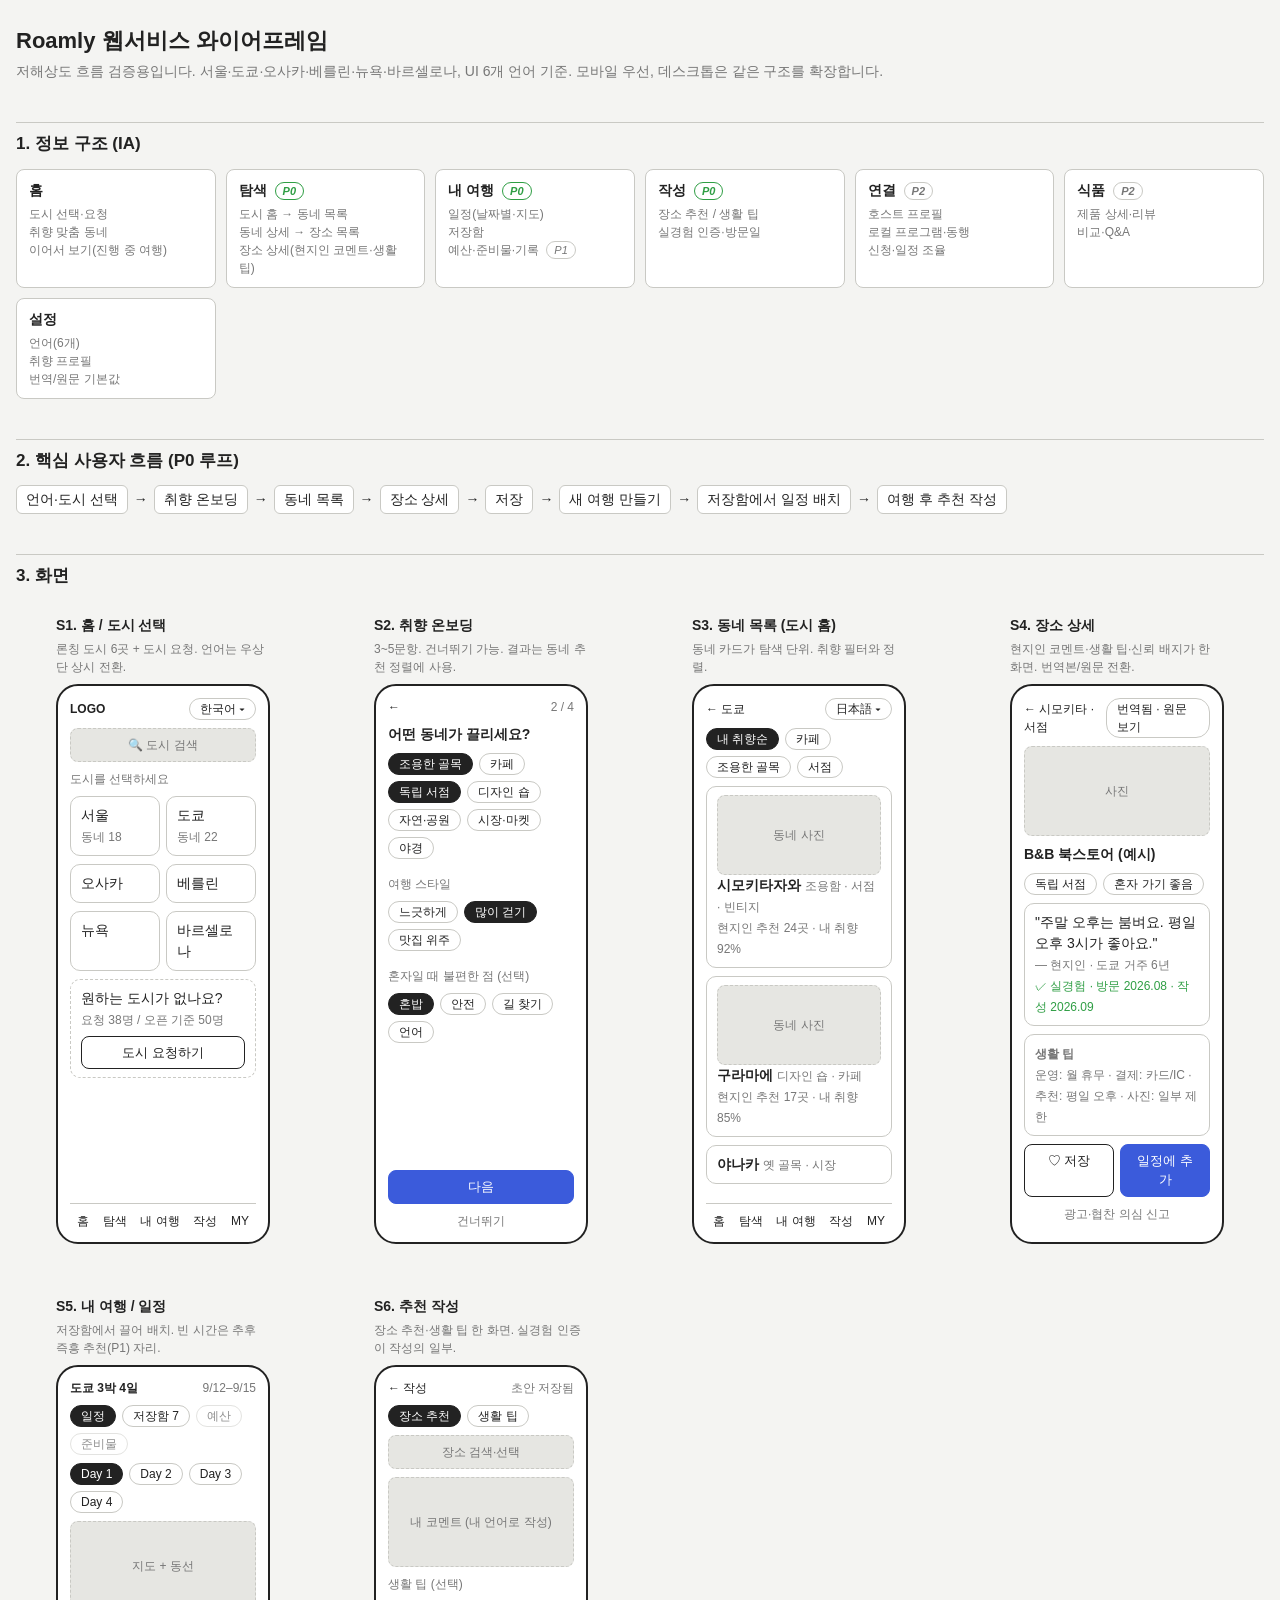
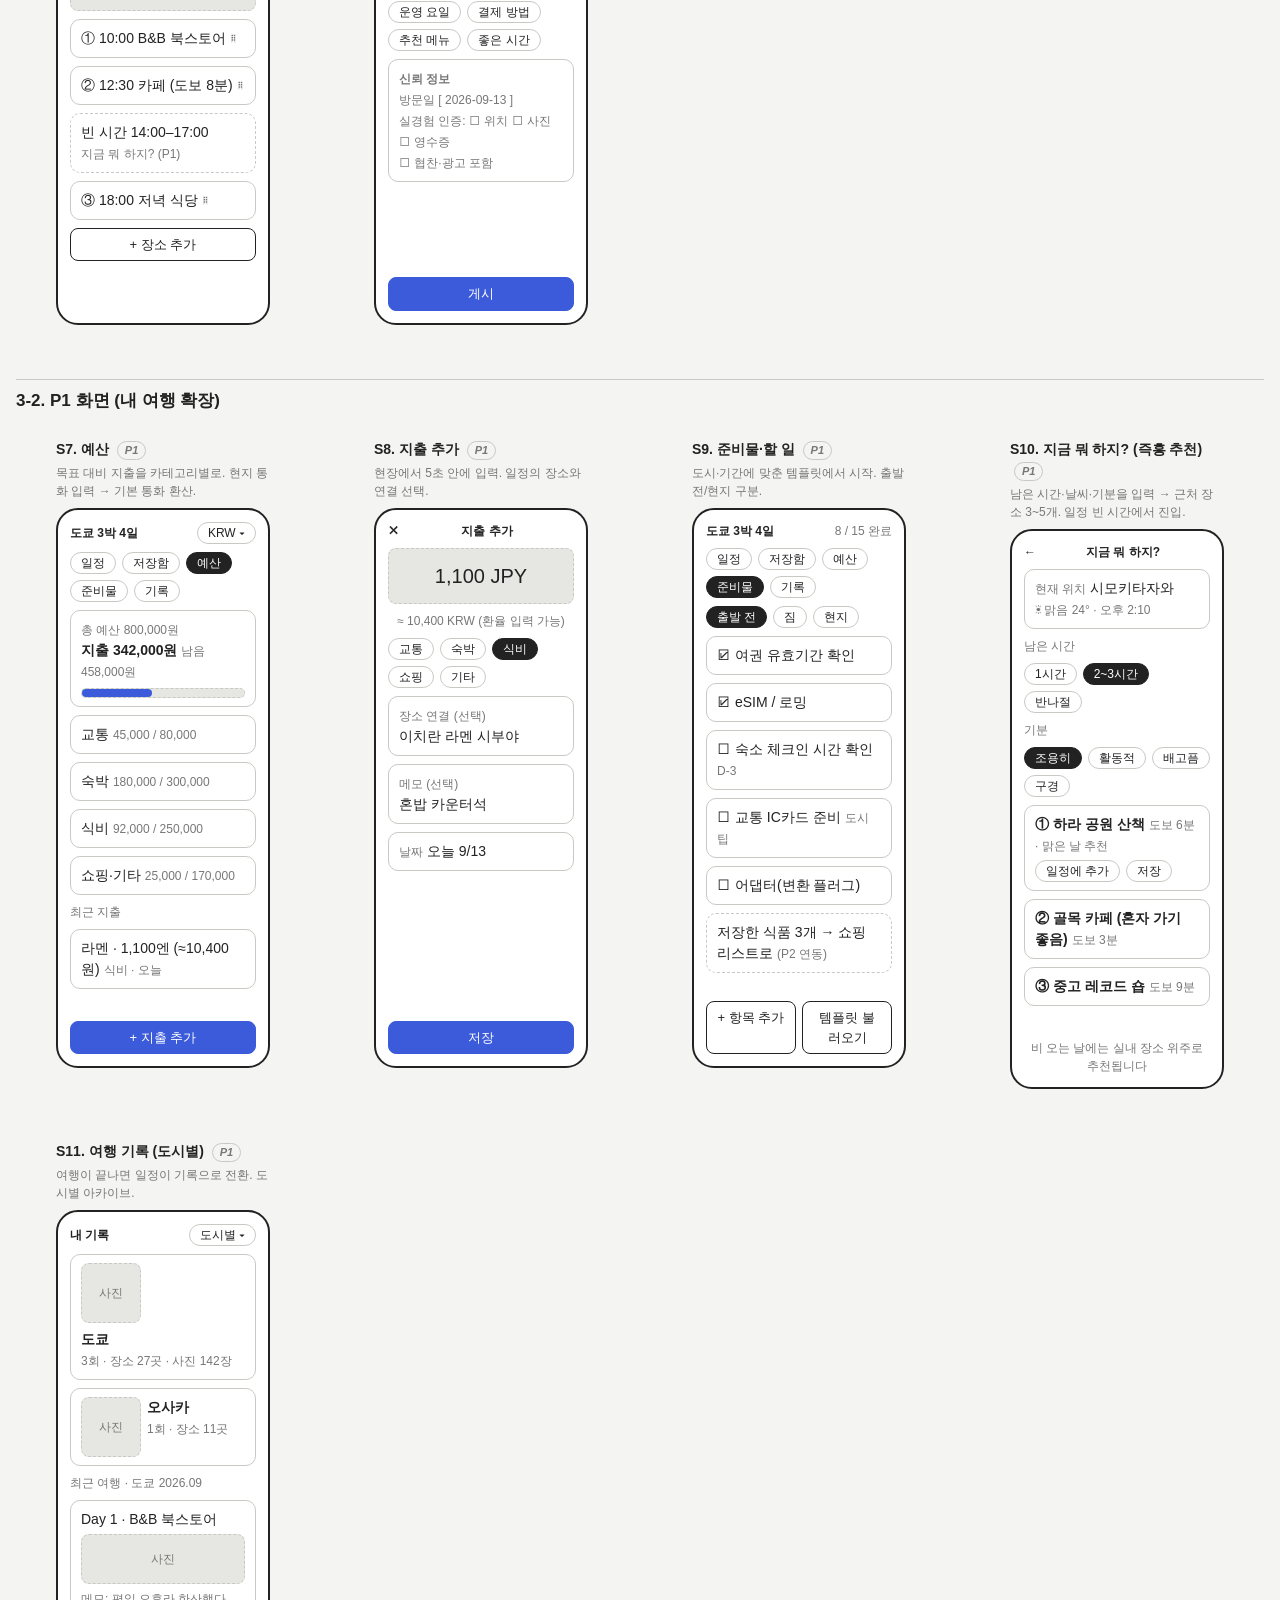
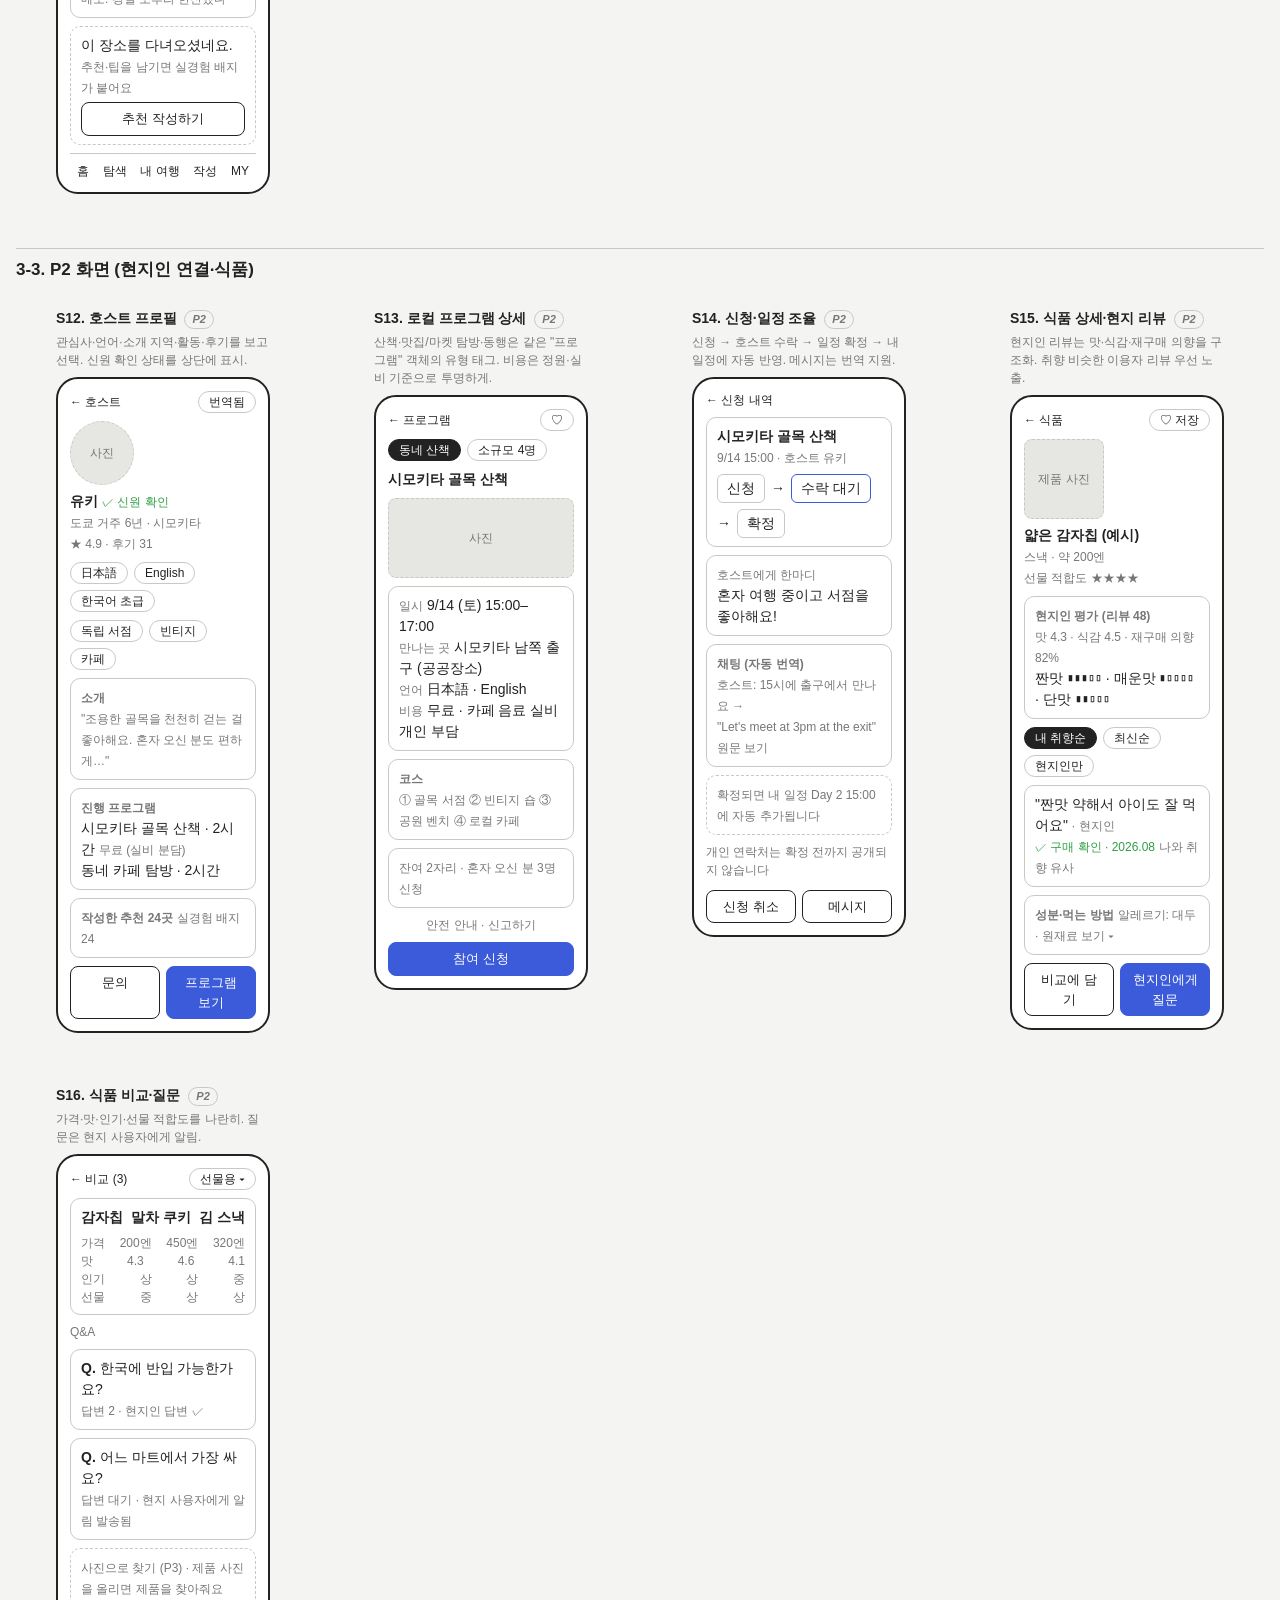
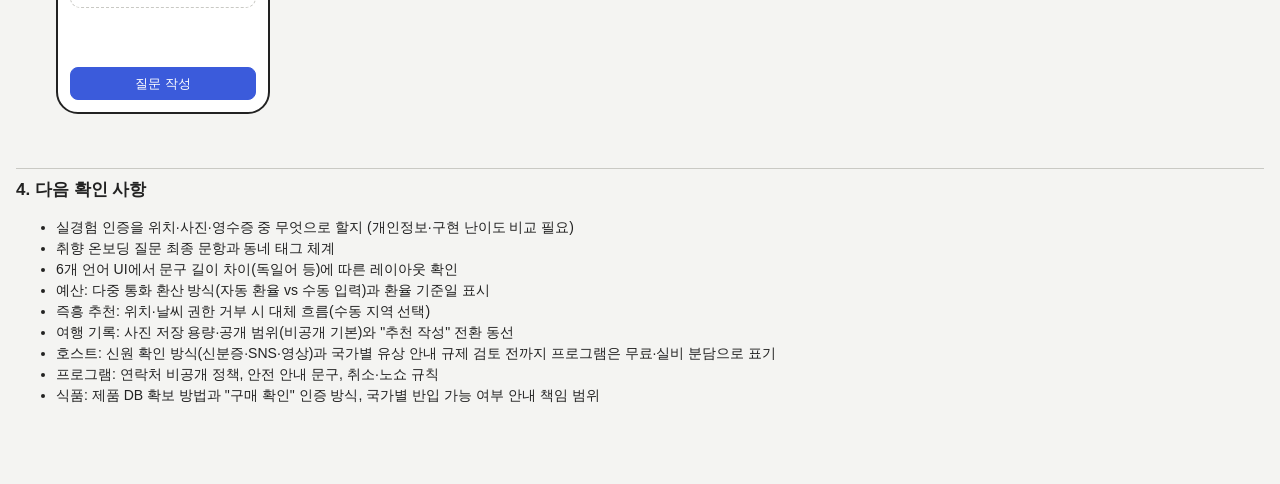
<file: docs/solo_travel_wireframe.html>
<!doctype html>
<html lang="ko">
<head>
<meta charset="utf-8">
<meta name="viewport" content="width=device-width, initial-scale=1">
<title>Roamly 와이어프레임</title>
<style>
:root{--bg:#f4f4f2;--card:#fff;--line:#c9c9c4;--ink:#222;--sub:#777;--fill:#e6e6e2;--accent:#3b5bdb;--ok:#2f9e44}
@media (prefers-color-scheme:dark){:root{--bg:#161616;--card:#222;--line:#444;--ink:#eee;--sub:#999;--fill:#333;--accent:#748ffc;--ok:#69db7c}}
*{box-sizing:border-box}
body{margin:0;background:var(--bg);color:var(--ink);font:14px/1.5 -apple-system,"Segoe UI","Malgun Gothic",sans-serif}
.wrap{max-width:1280px;margin:0 auto;padding:24px 16px 64px}
h1{font-size:22px;margin:0 0 4px}
h2{font-size:17px;margin:40px 0 12px;padding-top:8px;border-top:1px solid var(--line)}
.sub{color:var(--sub);margin:0 0 16px}
.ia{display:grid;grid-template-columns:repeat(auto-fit,minmax(170px,1fr));gap:10px}
.ia div{background:var(--card);border:1px solid var(--line);border-radius:8px;padding:10px 12px}
.ia b{display:block;margin-bottom:4px}
.ia span{display:block;color:var(--sub);font-size:12px}
.tag{display:inline-block;font-size:11px;border:1px solid var(--line);border-radius:10px;padding:0 7px;margin-left:4px;color:var(--sub)}
.tag.p0{border-color:var(--ok);color:var(--ok)}
.screens{display:grid;grid-template-columns:repeat(auto-fill,minmax(280px,1fr));gap:24px}
.fig figcaption{font-weight:600;margin-bottom:4px}
.fig .note{color:var(--sub);font-size:12px;margin:0 0 8px;min-height:36px}
.phone{background:var(--card);border:2px solid var(--ink);border-radius:22px;padding:12px;min-height:560px;overflow:hidden;display:flex;flex-direction:column;gap:8px}
.bar{display:flex;justify-content:space-between;align-items:center;font-size:12px}
.box{background:var(--fill);border:1px dashed var(--line);border-radius:8px;display:flex;align-items:center;justify-content:center;color:var(--sub);font-size:12px}
.card{border:1px solid var(--line);border-radius:10px;padding:8px 10px}
.row{display:flex;gap:6px;flex-wrap:wrap}
.chip{border:1px solid var(--line);border-radius:14px;padding:1px 10px;font-size:12px}
.chip.on{background:var(--ink);color:var(--card);border-color:var(--ink)}
.btn{border:1px solid var(--ink);border-radius:8px;padding:6px 10px;text-align:center;font-size:13px}
.btn.pri{background:var(--accent);border-color:var(--accent);color:#fff}
.grow{flex:1}
.nav{margin-top:auto;display:flex;justify-content:space-around;border-top:1px solid var(--line);padding-top:8px;font-size:12px}
.badge{color:var(--ok);font-size:12px}
.small{font-size:12px;color:var(--sub)}
.flow{display:flex;flex-wrap:wrap;gap:6px;align-items:center}
.flow span.s{background:var(--card);border:1px solid var(--line);border-radius:6px;padding:3px 9px}
</style>
</head>
<body>
<div class="wrap">
<h1>Roamly 웹서비스 와이어프레임</h1>
<p class="sub">저해상도 흐름 검증용입니다. 서울·도쿄·오사카·베를린·뉴욕·바르셀로나, UI 6개 언어 기준. 모바일 우선, 데스크톱은 같은 구조를 확장합니다.</p>

<h2>1. 정보 구조 (IA)</h2>
<div class="ia">
  <div><b>홈</b><span>도시 선택·요청</span><span>취향 맞춤 동네</span><span>이어서 보기(진행 중 여행)</span></div>
  <div><b>탐색 <i class="tag p0">P0</i></b><span>도시 홈 → 동네 목록</span><span>동네 상세 → 장소 목록</span><span>장소 상세(현지인 코멘트·생활 팁)</span></div>
  <div><b>내 여행 <i class="tag p0">P0</i></b><span>일정(날짜별·지도)</span><span>저장함</span><span>예산·준비물·기록 <i class="tag">P1</i></span></div>
  <div><b>작성 <i class="tag p0">P0</i></b><span>장소 추천 / 생활 팁</span><span>실경험 인증·방문일</span></div>
  <div><b>연결 <i class="tag">P2</i></b><span>호스트 프로필</span><span>로컬 프로그램·동행</span><span>신청·일정 조율</span></div>
  <div><b>식품 <i class="tag">P2</i></b><span>제품 상세·리뷰</span><span>비교·Q&amp;A</span></div>
  <div><b>설정</b><span>언어(6개)</span><span>취향 프로필</span><span>번역/원문 기본값</span></div>
</div>

<h2>2. 핵심 사용자 흐름 (P0 루프)</h2>
<div class="flow">
  <span class="s">언어·도시 선택</span>→<span class="s">취향 온보딩</span>→<span class="s">동네 목록</span>→<span class="s">장소 상세</span>→<span class="s">저장</span>→<span class="s">새 여행 만들기</span>→<span class="s">저장함에서 일정 배치</span>→<span class="s">여행 후 추천 작성</span>
</div>

<h2>3. 화면</h2>
<div class="screens">

<figure class="fig"><figcaption>S1. 홈 / 도시 선택</figcaption>
<p class="note">론칭 도시 6곳 + 도시 요청. 언어는 우상단 상시 전환.</p>
<div class="phone">
  <div class="bar"><b>LOGO</b><span class="chip">한국어 ▾</span></div>
  <div class="box" style="height:34px">🔍 도시 검색</div>
  <div class="small">도시를 선택하세요</div>
  <div class="row">
    <div class="card grow">서울<br><span class="small">동네 18</span></div>
    <div class="card grow">도쿄<br><span class="small">동네 22</span></div>
  </div>
  <div class="row">
    <div class="card grow">오사카</div><div class="card grow">베를린</div>
  </div>
  <div class="row">
    <div class="card grow">뉴욕</div><div class="card grow">바르셀로나</div>
  </div>
  <div class="card" style="border-style:dashed">원하는 도시가 없나요?<br><span class="small">요청 38명 / 오픈 기준 50명</span><div class="btn" style="margin-top:6px">도시 요청하기</div></div>
  <div class="nav"><span>홈</span><span>탐색</span><span>내 여행</span><span>작성</span><span>MY</span></div>
</div></figure>

<figure class="fig"><figcaption>S2. 취향 온보딩</figcaption>
<p class="note">3~5문항. 건너뛰기 가능. 결과는 동네 추천 정렬에 사용.</p>
<div class="phone">
  <div class="bar"><span>← </span><span class="small">2 / 4</span></div>
  <b>어떤 동네가 끌리세요?</b>
  <div class="row"><span class="chip on">조용한 골목</span><span class="chip">카페</span><span class="chip on">독립 서점</span><span class="chip">디자인 숍</span><span class="chip">자연·공원</span><span class="chip">시장·마켓</span><span class="chip">야경</span></div>
  <div class="small" style="margin-top:8px">여행 스타일</div>
  <div class="row"><span class="chip">느긋하게</span><span class="chip on">많이 걷기</span><span class="chip">맛집 위주</span></div>
  <div class="small" style="margin-top:8px">혼자일 때 불편한 점 (선택)</div>
  <div class="row"><span class="chip on">혼밥</span><span class="chip">안전</span><span class="chip">길 찾기</span><span class="chip">언어</span></div>
  <div class="grow"></div>
  <div class="btn pri">다음</div><div class="small" style="text-align:center">건너뛰기</div>
</div></figure>

<figure class="fig"><figcaption>S3. 동네 목록 (도시 홈)</figcaption>
<p class="note">동네 카드가 탐색 단위. 취향 필터와 정렬.</p>
<div class="phone">
  <div class="bar"><span>← 도쿄</span><span class="chip">日本語 ▾</span></div>
  <div class="row"><span class="chip on">내 취향순</span><span class="chip">카페</span><span class="chip">조용한 골목</span><span class="chip">서점</span></div>
  <div class="card"><div class="box" style="height:80px">동네 사진</div><b>시모키타자와</b> <span class="small">조용함 · 서점 · 빈티지</span><br><span class="small">현지인 추천 24곳 · 내 취향 92%</span></div>
  <div class="card"><div class="box" style="height:80px">동네 사진</div><b>구라마에</b> <span class="small">디자인 숍 · 카페</span><br><span class="small">현지인 추천 17곳 · 내 취향 85%</span></div>
  <div class="card"><b>야나카</b> <span class="small">옛 골목 · 시장</span></div>
  <div class="nav"><span>홈</span><span>탐색</span><span>내 여행</span><span>작성</span><span>MY</span></div>
</div></figure>

<figure class="fig"><figcaption>S4. 장소 상세</figcaption>
<p class="note">현지인 코멘트·생활 팁·신뢰 배지가 한 화면. 번역본/원문 전환.</p>
<div class="phone">
  <div class="bar"><span>← 시모키타 · 서점</span><span class="chip">번역됨 · 원문 보기</span></div>
  <div class="box" style="height:90px">사진</div>
  <b>B&amp;B 북스토어 (예시)</b>
  <div class="row"><span class="chip">독립 서점</span><span class="chip">혼자 가기 좋음</span></div>
  <div class="card">"주말 오후는 붐벼요. 평일 오후 3시가 좋아요."<br><span class="small">— 현지인 · 도쿄 거주 6년</span><br><span class="badge">✓ 실경험 · 방문 2026.08 · 작성 2026.09</span></div>
  <div class="card"><b class="small">생활 팁</b><br><span class="small">운영: 월 휴무 · 결제: 카드/IC · 추천: 평일 오후 · 사진: 일부 제한</span></div>
  <div class="row"><div class="btn grow">♡ 저장</div><div class="btn pri grow">일정에 추가</div></div>
  <div class="small" style="text-align:center">광고·협찬 의심 신고</div>
</div></figure>

<figure class="fig"><figcaption>S5. 내 여행 / 일정</figcaption>
<p class="note">저장함에서 끌어 배치. 빈 시간은 추후 즉흥 추천(P1) 자리.</p>
<div class="phone">
  <div class="bar"><b>도쿄 3박 4일</b><span class="small">9/12–9/15</span></div>
  <div class="row"><span class="chip on">일정</span><span class="chip">저장함 7</span><span class="chip" style="opacity:.5">예산</span><span class="chip" style="opacity:.5">준비물</span></div>
  <div class="row"><span class="chip on">Day 1</span><span class="chip">Day 2</span><span class="chip">Day 3</span><span class="chip">Day 4</span></div>
  <div class="box" style="height:90px">지도 + 동선</div>
  <div class="card">① 10:00 B&amp;B 북스토어 <span class="small">⠿</span></div>
  <div class="card">② 12:30 카페 (도보 8분) <span class="small">⠿</span></div>
  <div class="card" style="border-style:dashed">빈 시간 14:00–17:00<br><span class="small">지금 뭐 하지? (P1)</span></div>
  <div class="card">③ 18:00 저녁 식당 <span class="small">⠿</span></div>
  <div class="btn">+ 장소 추가</div>
</div></figure>

<figure class="fig"><figcaption>S6. 추천 작성</figcaption>
<p class="note">장소 추천·생활 팁 한 화면. 실경험 인증이 작성의 일부.</p>
<div class="phone">
  <div class="bar"><span>← 작성</span><span class="small">초안 저장됨</span></div>
  <div class="row"><span class="chip on">장소 추천</span><span class="chip">생활 팁</span></div>
  <div class="box" style="height:34px">장소 검색·선택</div>
  <div class="box" style="height:90px">내 코멘트 (내 언어로 작성)</div>
  <div class="small">생활 팁 (선택)</div>
  <div class="row"><span class="chip">운영 요일</span><span class="chip">결제 방법</span><span class="chip">추천 메뉴</span><span class="chip">좋은 시간</span></div>
  <div class="card"><b class="small">신뢰 정보</b><br><span class="small">방문일 [ 2026-09-13 ]<br>실경험 인증: ☐ 위치 ☐ 사진 ☐ 영수증<br>☐ 협찬·광고 포함</span></div>
  <div class="grow"></div>
  <div class="btn pri">게시</div>
</div></figure>

</div>

<h2>3-2. P1 화면 (내 여행 확장)</h2>
<div class="screens">

<figure class="fig"><figcaption>S7. 예산 <i class="tag">P1</i></figcaption>
<p class="note">목표 대비 지출을 카테고리별로. 현지 통화 입력 → 기본 통화 환산.</p>
<div class="phone">
  <div class="bar"><b>도쿄 3박 4일</b><span class="chip">KRW ▾</span></div>
  <div class="row"><span class="chip">일정</span><span class="chip">저장함</span><span class="chip on">예산</span><span class="chip">준비물</span><span class="chip">기록</span></div>
  <div class="card"><span class="small">총 예산 800,000원</span><br><b>지출 342,000원</b> <span class="small">남음 458,000원</span>
    <div class="box" style="height:10px;margin-top:6px;justify-content:flex-start"><div style="width:43%;height:100%;background:var(--accent);border-radius:8px"></div></div></div>
  <div class="card">교통 <span class="small">45,000 / 80,000</span></div>
  <div class="card">숙박 <span class="small">180,000 / 300,000</span></div>
  <div class="card">식비 <span class="small">92,000 / 250,000</span></div>
  <div class="card">쇼핑·기타 <span class="small">25,000 / 170,000</span></div>
  <div class="small">최근 지출</div>
  <div class="card">라멘 · 1,100엔 (≈10,400원) <span class="small">식비 · 오늘</span></div>
  <div class="btn pri" style="margin-top:auto">+ 지출 추가</div>
</div></figure>

<figure class="fig"><figcaption>S8. 지출 추가 <i class="tag">P1</i></figcaption>
<p class="note">현장에서 5초 안에 입력. 일정의 장소와 연결 선택.</p>
<div class="phone">
  <div class="bar"><span>✕</span><b>지출 추가</b><span></span></div>
  <div class="box" style="height:56px;font-size:20px;color:var(--ink)">1,100 JPY</div>
  <div class="small" style="text-align:center">≈ 10,400 KRW (환율 입력 가능)</div>
  <div class="row"><span class="chip">교통</span><span class="chip">숙박</span><span class="chip on">식비</span><span class="chip">쇼핑</span><span class="chip">기타</span></div>
  <div class="card"><span class="small">장소 연결 (선택)</span><br>이치란 라멘 시부야</div>
  <div class="card"><span class="small">메모 (선택)</span><br>혼밥 카운터석</div>
  <div class="card"><span class="small">날짜</span> 오늘 9/13</div>
  <div class="btn pri" style="margin-top:auto">저장</div>
</div></figure>

<figure class="fig"><figcaption>S9. 준비물·할 일 <i class="tag">P1</i></figcaption>
<p class="note">도시·기간에 맞춘 템플릿에서 시작. 출발 전/현지 구분.</p>
<div class="phone">
  <div class="bar"><b>도쿄 3박 4일</b><span class="small">8 / 15 완료</span></div>
  <div class="row"><span class="chip">일정</span><span class="chip">저장함</span><span class="chip">예산</span><span class="chip on">준비물</span><span class="chip">기록</span></div>
  <div class="row"><span class="chip on">출발 전</span><span class="chip">짐</span><span class="chip">현지</span></div>
  <div class="card">☑ 여권 유효기간 확인</div>
  <div class="card">☑ eSIM / 로밍</div>
  <div class="card">☐ 숙소 체크인 시간 확인 <span class="small">D-3</span></div>
  <div class="card">☐ 교통 IC카드 준비 <span class="small">도시 팁</span></div>
  <div class="card">☐ 어댑터(변환 플러그)</div>
  <div class="card" style="border-style:dashed">저장한 식품 3개 → 쇼핑 리스트로 <span class="small">(P2 연동)</span></div>
  <div class="row" style="margin-top:auto"><div class="btn grow">+ 항목 추가</div><div class="btn grow">템플릿 불러오기</div></div>
</div></figure>

<figure class="fig"><figcaption>S10. 지금 뭐 하지? (즉흥 추천) <i class="tag">P1</i></figcaption>
<p class="note">남은 시간·날씨·기분을 입력 → 근처 장소 3~5개. 일정 빈 시간에서 진입.</p>
<div class="phone">
  <div class="bar"><span>←</span><b>지금 뭐 하지?</b><span></span></div>
  <div class="card"><span class="small">현재 위치</span> 시모키타자와<br><span class="small">☀ 맑음 24° · 오후 2:10</span></div>
  <div class="small">남은 시간</div>
  <div class="row"><span class="chip">1시간</span><span class="chip on">2~3시간</span><span class="chip">반나절</span></div>
  <div class="small">기분</div>
  <div class="row"><span class="chip on">조용히</span><span class="chip">활동적</span><span class="chip">배고픔</span><span class="chip">구경</span></div>
  <div class="card"><b>① 하라 공원 산책</b> <span class="small">도보 6분 · 맑은 날 추천</span><div class="row" style="margin-top:4px"><span class="chip">일정에 추가</span><span class="chip">저장</span></div></div>
  <div class="card"><b>② 골목 카페 (혼자 가기 좋음)</b> <span class="small">도보 3분</span></div>
  <div class="card"><b>③ 중고 레코드 숍</b> <span class="small">도보 9분</span></div>
  <div class="small" style="text-align:center;margin-top:auto">비 오는 날에는 실내 장소 위주로 추천됩니다</div>
</div></figure>

<figure class="fig"><figcaption>S11. 여행 기록 (도시별) <i class="tag">P1</i></figcaption>
<p class="note">여행이 끝나면 일정이 기록으로 전환. 도시별 아카이브.</p>
<div class="phone">
  <div class="bar"><b>내 기록</b><span class="chip">도시별 ▾</span></div>
  <div class="card"><div class="row"><div class="box" style="width:60px;height:60px">사진</div><div><b>도쿄</b><br><span class="small">3회 · 장소 27곳 · 사진 142장</span></div></div></div>
  <div class="card"><div class="row"><div class="box" style="width:60px;height:60px">사진</div><div><b>오사카</b><br><span class="small">1회 · 장소 11곳</span></div></div></div>
  <div class="small">최근 여행 · 도쿄 2026.09</div>
  <div class="card">Day 1 · B&amp;B 북스토어<br><div class="box" style="height:50px;margin:4px 0">사진</div><span class="small">메모: 평일 오후라 한산했다</span></div>
  <div class="card" style="border-style:dashed">이 장소를 다녀오셨네요.<br><span class="small">추천·팁을 남기면 실경험 배지가 붙어요</span><div class="btn" style="margin-top:4px">추천 작성하기</div></div>
  <div class="nav"><span>홈</span><span>탐색</span><span>내 여행</span><span>작성</span><span>MY</span></div>
</div></figure>

</div>

<h2>3-3. P2 화면 (현지인 연결·식품)</h2>
<div class="screens">

<figure class="fig"><figcaption>S12. 호스트 프로필 <i class="tag">P2</i></figcaption>
<p class="note">관심사·언어·소개 지역·활동·후기를 보고 선택. 신원 확인 상태를 상단에 표시.</p>
<div class="phone">
  <div class="bar"><span>← 호스트</span><span class="chip">번역됨</span></div>
  <div class="row"><div class="box" style="width:64px;height:64px;border-radius:50%">사진</div><div><b>유키</b> <span class="badge">✓ 신원 확인</span><br><span class="small">도쿄 거주 6년 · 시모키타</span><br><span class="small">★ 4.9 · 후기 31</span></div></div>
  <div class="row"><span class="chip">日本語</span><span class="chip">English</span><span class="chip">한국어 초급</span></div>
  <div class="row"><span class="chip">독립 서점</span><span class="chip">빈티지</span><span class="chip">카페</span></div>
  <div class="card"><b class="small">소개</b><br><span class="small">"조용한 골목을 천천히 걷는 걸 좋아해요. 혼자 오신 분도 편하게…"</span></div>
  <div class="card"><b class="small">진행 프로그램</b><br>시모키타 골목 산책 · 2시간 <span class="small">무료 (실비 분담)</span><br>동네 카페 탐방 · 2시간</div>
  <div class="card"><b class="small">작성한 추천 24곳</b> <span class="small">실경험 배지 24</span></div>
  <div class="row" style="margin-top:auto"><div class="btn grow">문의</div><div class="btn pri grow">프로그램 보기</div></div>
</div></figure>

<figure class="fig"><figcaption>S13. 로컬 프로그램 상세 <i class="tag">P2</i></figcaption>
<p class="note">산책·맛집/마켓 탐방·동행은 같은 "프로그램" 객체의 유형 태그. 비용은 정원·실비 기준으로 투명하게.</p>
<div class="phone">
  <div class="bar"><span>← 프로그램</span><span class="chip">♡</span></div>
  <div class="row"><span class="chip on">동네 산책</span><span class="chip">소규모 4명</span></div>
  <b>시모키타 골목 산책</b>
  <div class="box" style="height:80px">사진</div>
  <div class="card"><span class="small">일시</span> 9/14 (토) 15:00–17:00<br><span class="small">만나는 곳</span> 시모키타 남쪽 출구 (공공장소)<br><span class="small">언어</span> 日本語 · English<br><span class="small">비용</span> 무료 · 카페 음료 실비 개인 부담</div>
  <div class="card"><b class="small">코스</b><br><span class="small">① 골목 서점 ② 빈티지 숍 ③ 공원 벤치 ④ 로컬 카페</span></div>
  <div class="card"><span class="small">잔여 2자리 · 혼자 오신 분 3명 신청</span></div>
  <div class="small" style="text-align:center">안전 안내 · 신고하기</div>
  <div class="btn pri" style="margin-top:auto">참여 신청</div>
</div></figure>

<figure class="fig"><figcaption>S14. 신청·일정 조율 <i class="tag">P2</i></figcaption>
<p class="note">신청 → 호스트 수락 → 일정 확정 → 내 일정에 자동 반영. 메시지는 번역 지원.</p>
<div class="phone">
  <div class="bar"><span>← 신청 내역</span><span></span></div>
  <div class="card"><b>시모키타 골목 산책</b><br><span class="small">9/14 15:00 · 호스트 유키</span>
    <div class="flow" style="margin-top:6px"><span class="s">신청</span>→<span class="s" style="border-color:var(--accent)">수락 대기</span>→<span class="s">확정</span></div></div>
  <div class="card"><span class="small">호스트에게 한마디</span><br>혼자 여행 중이고 서점을 좋아해요!</div>
  <div class="card"><b class="small">채팅 (자동 번역)</b><br><span class="small">호스트: 15시에 출구에서 만나요 →<br>"Let's meet at 3pm at the exit"<br>원문 보기</span></div>
  <div class="card" style="border-style:dashed"><span class="small">확정되면 내 일정 Day 2 15:00에 자동 추가됩니다</span></div>
  <div class="small">개인 연락처는 확정 전까지 공개되지 않습니다</div>
  <div class="row" style="margin-top:auto"><div class="btn grow">신청 취소</div><div class="btn grow">메시지</div></div>
</div></figure>

<figure class="fig"><figcaption>S15. 식품 상세·현지 리뷰 <i class="tag">P2</i></figcaption>
<p class="note">현지인 리뷰는 맛·식감·재구매 의향을 구조화. 취향 비슷한 이용자 리뷰 우선 노출.</p>
<div class="phone">
  <div class="bar"><span>← 식품</span><span class="chip">♡ 저장</span></div>
  <div class="row"><div class="box" style="width:80px;height:80px">제품 사진</div><div><b>얇은 감자칩 (예시)</b><br><span class="small">스낵 · 약 200엔</span><br><span class="small">선물 적합도 ★★★★</span></div></div>
  <div class="card"><b class="small">현지인 평가 (리뷰 48)</b><br><span class="small">맛 4.3 · 식감 4.5 · 재구매 의향 82%</span><br>짠맛 ▮▮▮▯▯ · 매운맛 ▮▯▯▯▯ · 단맛 ▮▮▯▯▯</div>
  <div class="row"><span class="chip on">내 취향순</span><span class="chip">최신순</span><span class="chip">현지인만</span></div>
  <div class="card">"짠맛 약해서 아이도 잘 먹어요" <span class="small">· 현지인</span><br><span class="badge">✓ 구매 확인 · 2026.08</span> <span class="small">나와 취향 유사</span></div>
  <div class="card"><b class="small">성분·먹는 방법</b> <span class="small">알레르기: 대두 · 원재료 보기 ▾</span></div>
  <div class="row" style="margin-top:auto"><div class="btn grow">비교에 담기</div><div class="btn pri grow">현지인에게 질문</div></div>
</div></figure>

<figure class="fig"><figcaption>S16. 식품 비교·질문 <i class="tag">P2</i></figcaption>
<p class="note">가격·맛·인기·선물 적합도를 나란히. 질문은 현지 사용자에게 알림.</p>
<div class="phone">
  <div class="bar"><span>← 비교 (3)</span><span class="chip">선물용 ▾</span></div>
  <div class="card"><div class="row" style="justify-content:space-between"><b>감자칩</b><b>말차 쿠키</b><b>김 스낵</b></div>
    <div class="row" style="justify-content:space-between;margin-top:6px"><span class="small">가격</span><span class="small">200엔</span><span class="small">450엔</span><span class="small">320엔</span></div>
    <div class="row" style="justify-content:space-between"><span class="small">맛</span><span class="small">4.3</span><span class="small">4.6</span><span class="small">4.1</span></div>
    <div class="row" style="justify-content:space-between"><span class="small">인기</span><span class="small">상</span><span class="small">상</span><span class="small">중</span></div>
    <div class="row" style="justify-content:space-between"><span class="small">선물</span><span class="small">중</span><span class="small">상</span><span class="small">상</span></div></div>
  <div class="small">Q&amp;A</div>
  <div class="card"><b>Q.</b> 한국에 반입 가능한가요?<br><span class="small">답변 2 · 현지인 답변 ✓</span></div>
  <div class="card"><b>Q.</b> 어느 마트에서 가장 싸요?<br><span class="small">답변 대기 · 현지 사용자에게 알림 발송됨</span></div>
  <div class="card" style="border-style:dashed"><span class="small">사진으로 찾기 (P3) · 제품 사진을 올리면 제품을 찾아줘요</span></div>
  <div class="btn pri" style="margin-top:auto">질문 작성</div>
</div></figure>

</div>

<h2>4. 다음 확인 사항</h2>
<ul>
  <li>실경험 인증을 위치·사진·영수증 중 무엇으로 할지 (개인정보·구현 난이도 비교 필요)</li>
  <li>취향 온보딩 질문 최종 문항과 동네 태그 체계</li>
  <li>6개 언어 UI에서 문구 길이 차이(독일어 등)에 따른 레이아웃 확인</li>
  <li>예산: 다중 통화 환산 방식(자동 환율 vs 수동 입력)과 환율 기준일 표시</li>
  <li>즉흥 추천: 위치·날씨 권한 거부 시 대체 흐름(수동 지역 선택)</li>
  <li>여행 기록: 사진 저장 용량·공개 범위(비공개 기본)와 "추천 작성" 전환 동선</li>
  <li>호스트: 신원 확인 방식(신분증·SNS·영상)과 국가별 유상 안내 규제 검토 전까지 프로그램은 무료·실비 분담으로 표기</li>
  <li>프로그램: 연락처 비공개 정책, 안전 안내 문구, 취소·노쇼 규칙</li>
  <li>식품: 제품 DB 확보 방법과 "구매 확인" 인증 방식, 국가별 반입 가능 여부 안내 책임 범위</li>
</ul>
</div>
</body>
</html>
</file>
